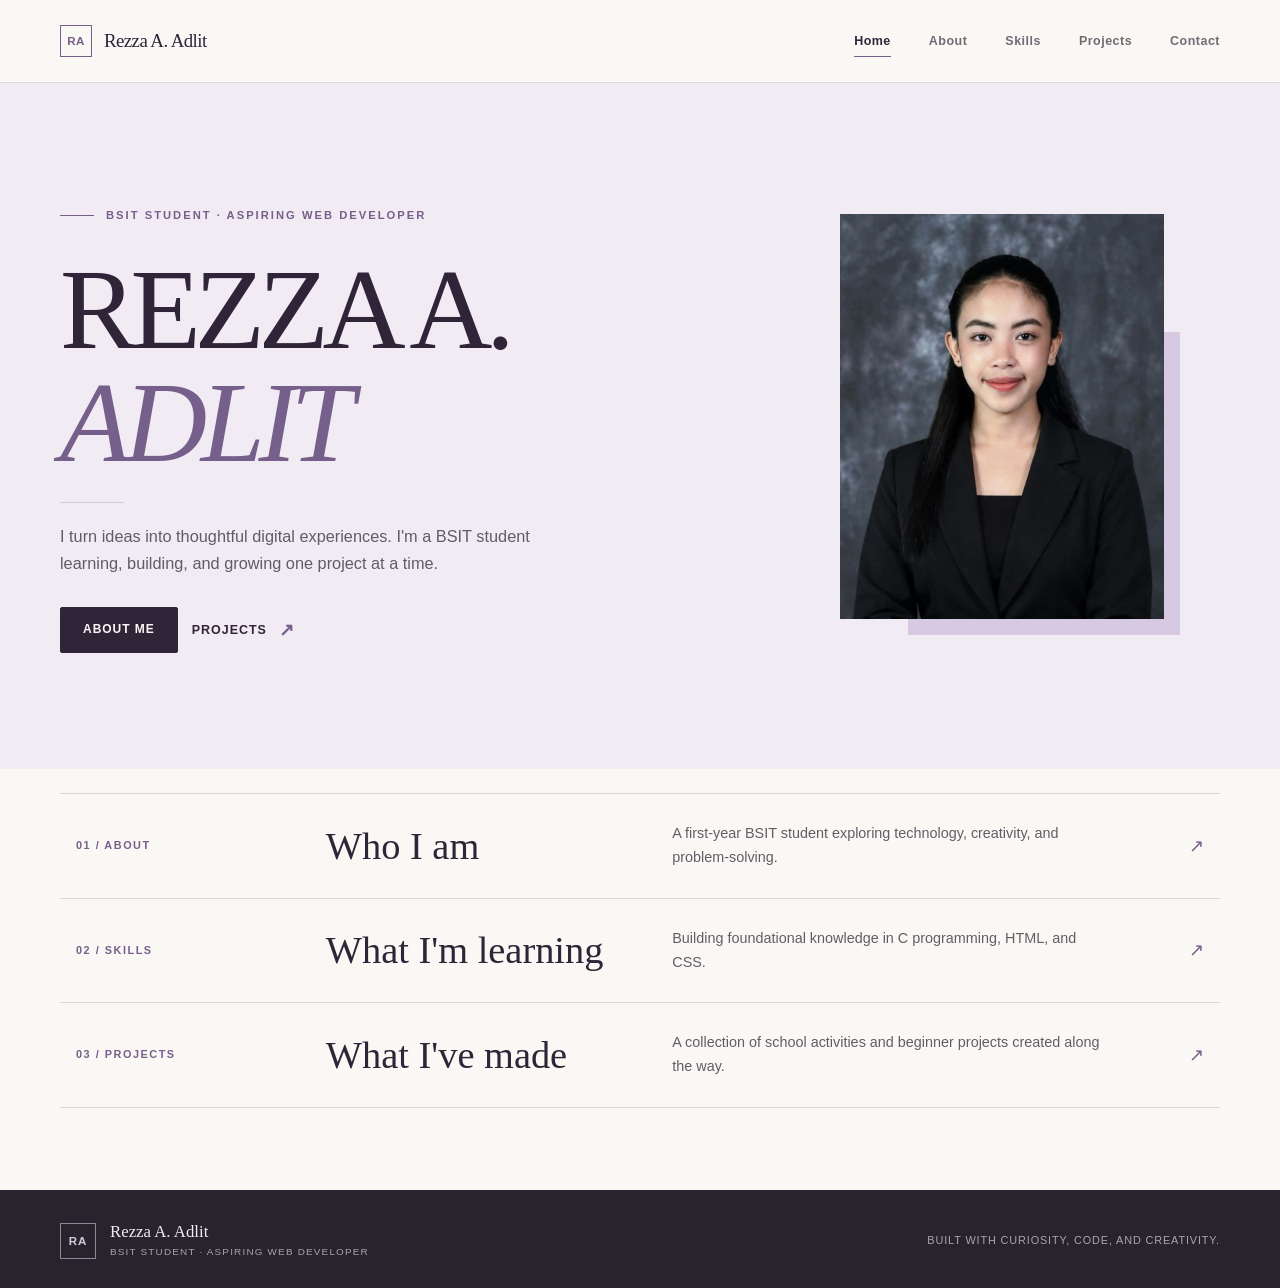
<file: index.html>
<!DOCTYPE html>
<html lang="en">
<head>
  <meta charset="UTF-8">
  <meta name="viewport" content="width=device-width, initial-scale=1.0">
  <meta name="description" content="Rezza A. Adlit is a BSIT student and aspiring web developer.">
  <title>Rezza A. Adlit — Portfolio</title>
  <link rel="stylesheet" href="css/style.css">
</head>
<body>
  <header class="site-header">
    <nav class="container nav-wrap" aria-label="Main navigation">
      <a class="brand" href="index.html"><span class="brand-mark">RA</span> Rezza A. Adlit</a>
      <div class="nav-links">
        <a href="index.html" aria-current="page">Home</a><a href="pages/about.html">About</a><a href="pages/skills.html">Skills</a><a href="pages/projects.html">Projects</a><a href="pages/contact.html">Contact</a>
      </div>
    </nav>
  </header>

  <main>
    <section class="home-hero">
      <div class="container hero-grid">
        <div class="hero-copy">
          <p class="hero-kicker">BSIT Student · Aspiring Web Developer</p>
          <h1 class="display hero-name">REZZA A.<span>ADLIT</span></h1>
          <hr class="hero-rule">
          <p class="hero-description">I turn ideas into thoughtful digital experiences. I'm a BSIT student learning, building, and growing one project at a time.</p>
          <div class="button-row">
            <a class="button" href="pages/about.html">About me</a>
            <a class="text-link" href="pages/projects.html">Projects</a>
          </div>
        </div>
        <figure class="profile-frame">
          <img src="images/rezza.jpg" alt="Profile photo of Rezza A. Adlit">
        </figure>
      </div>
    </section>
    <section class="home-navigation">
      <nav class="container home-nav-list" aria-label="Explore the portfolio">
        <a class="home-nav-item" href="pages/about.html">
          <span class="home-nav-label">01 / About</span>
          <h2>Who I am</h2>
          <p>A first-year BSIT student exploring technology, creativity, and problem-solving.</p>
          <span class="home-nav-arrow" aria-hidden="true">↗</span>
        </a>
        <a class="home-nav-item" href="pages/skills.html">
          <span class="home-nav-label">02 / Skills</span>
          <h2>What I'm learning</h2>
          <p>Building foundational knowledge in C programming, HTML, and CSS.</p>
          <span class="home-nav-arrow" aria-hidden="true">↗</span>
        </a>
        <a class="home-nav-item" href="pages/projects.html">
          <span class="home-nav-label">03 / Projects</span>
          <h2>What I've made</h2>
          <p>A collection of school activities and beginner projects created along the way.</p>
          <span class="home-nav-arrow" aria-hidden="true">↗</span>
        </a>
      </nav>
    </section>
  </main>

  <footer class="site-footer">
    <div class="container footer-inner">
      <div class="footer-brand">
        <span class="footer-mark">RA</span>
        <div class="footer-copy">
          <span class="footer-name">Rezza A. Adlit</span>
          <small>BSIT student · aspiring web developer</small>
        </div>
      </div>
      <span class="footer-note">Built with curiosity, code, and creativity.</span>
    </div>
  </footer>
</body>
</html>
</file>
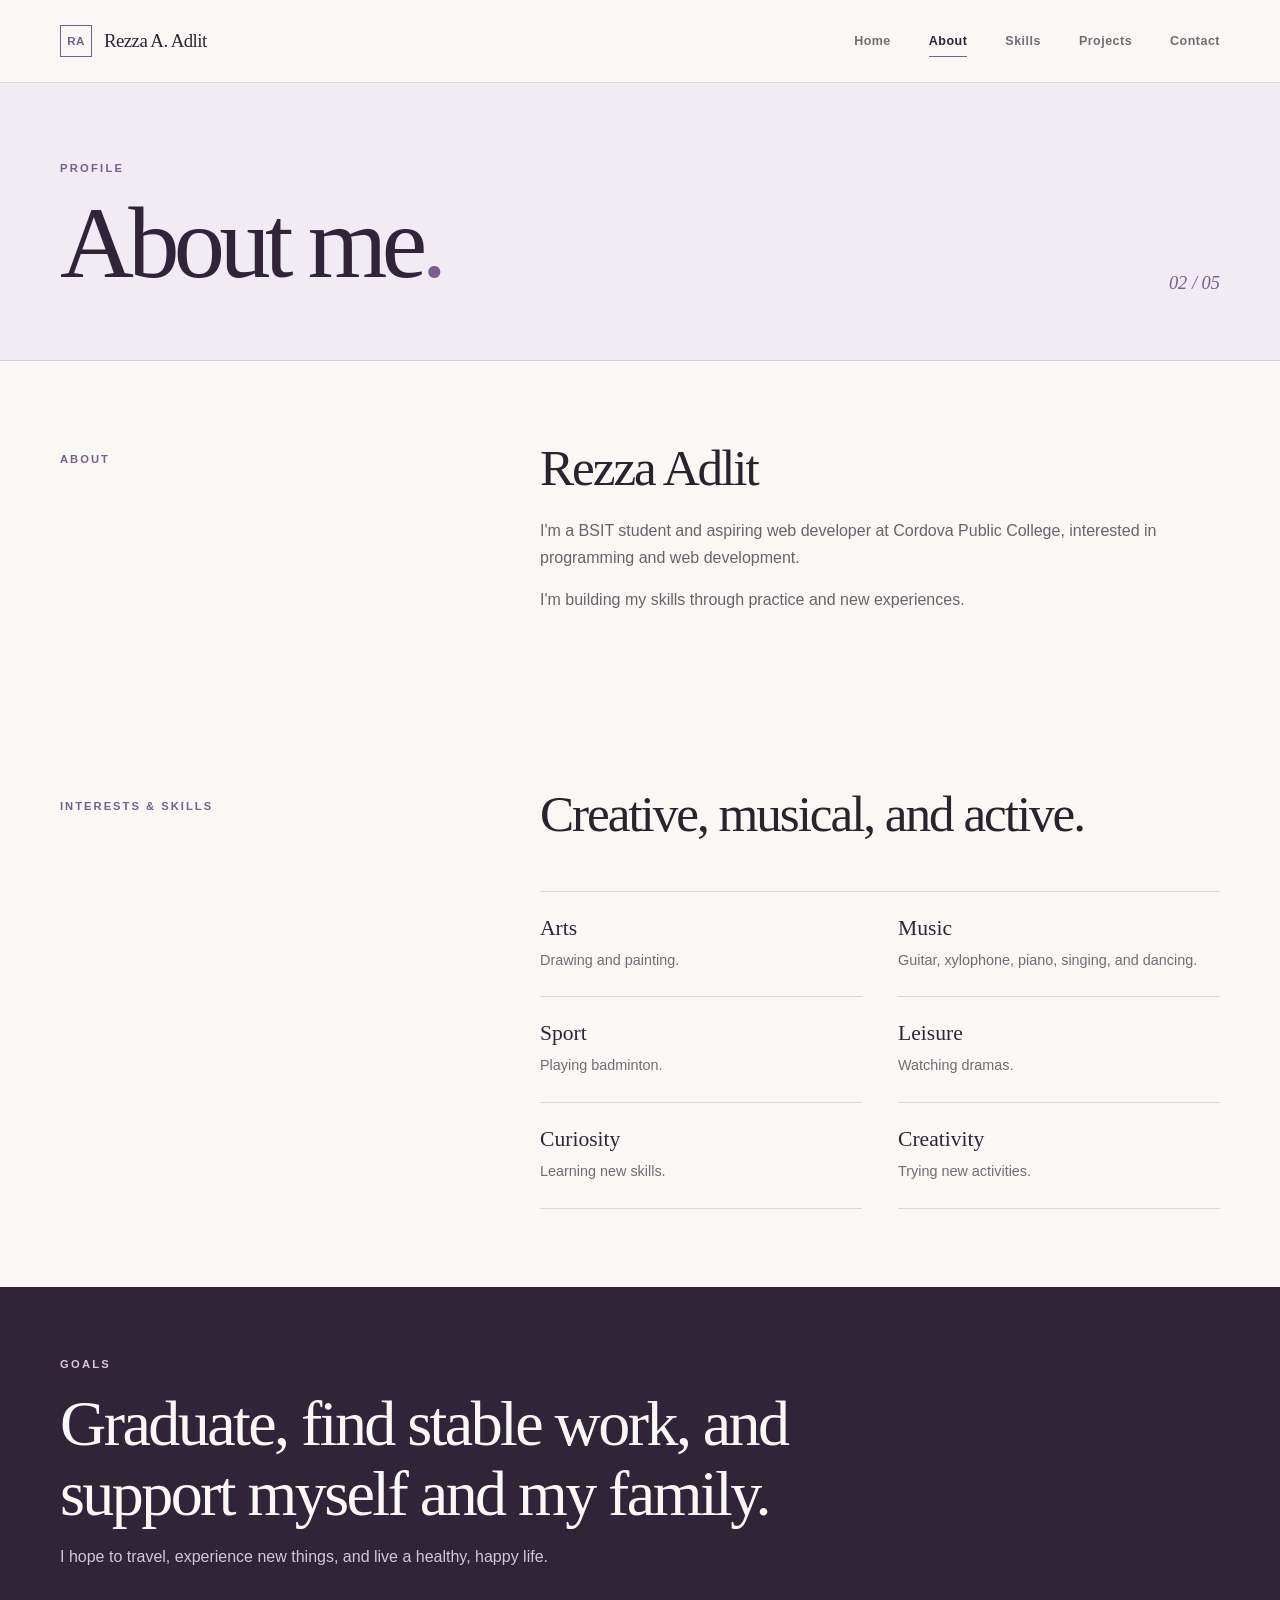
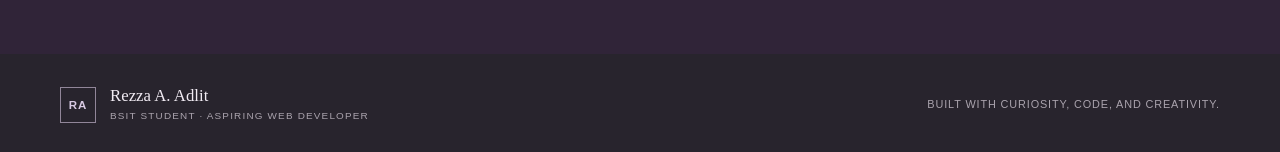
<file: pages/about.html>
<!DOCTYPE html>
<html lang="en">
<head>
  <meta charset="UTF-8">
  <meta name="viewport" content="width=device-width, initial-scale=1.0">
  <meta name="description" content="Rezza Adlit studies BSIT at Cordova Public College and is interested in web development, art, music, and badminton.">
  <title>About — Rezza A. Adlit</title>
  <link rel="stylesheet" href="../css/style.css">
</head>
<body>
  <header class="site-header">
    <nav class="container nav-wrap" aria-label="Main navigation">
      <a class="brand" href="../index.html"><span class="brand-mark">RA</span> Rezza A. Adlit</a>
      <div class="nav-links">
        <a href="../index.html">Home</a>
        <a href="about.html" aria-current="page">About</a>
        <a href="skills.html">Skills</a>
        <a href="projects.html">Projects</a>
        <a href="contact.html">Contact</a>
      </div>
    </nav>
  </header>

  <main>
    <section class="page-hero">
      <div class="container page-hero-grid">
        <div>
          <p class="eyebrow">Profile</p>
          <h1 class="display page-title">About me<span style="color:var(--violet)">.</span></h1>
        </div>
        <span class="page-number">02 / 05</span>
      </div>
    </section>

    <section class="content-section">
      <div class="container about-layout">
        <p class="side-label">About</p>
        <div class="about-main">
          <h2>Rezza Adlit</h2>
          <p>I'm a BSIT student and aspiring web developer at Cordova Public College, interested in programming and web development.</p>
          <p>I'm building my skills through practice and new experiences.</p>
        </div>
      </div>
    </section>

    <section class="content-section">
      <div class="container about-layout">
        <p class="side-label">Interests &amp; skills</p>
        <div class="about-main">
          <h2>Creative, musical, and active.</h2>
          <div class="detail-grid">
            <div class="detail-item">
              <h3>Arts</h3>
              <p>Drawing and painting.</p>
            </div>
            <div class="detail-item">
              <h3>Music</h3>
              <p>Guitar, xylophone, piano, singing, and dancing.</p>
            </div>
            <div class="detail-item">
              <h3>Sport</h3>
              <p>Playing badminton.</p>
            </div>
            <div class="detail-item">
              <h3>Leisure</h3>
              <p>Watching dramas.</p>
            </div>
            <div class="detail-item">
              <h3>Curiosity</h3>
              <p>Learning new skills.</p>
            </div>
            <div class="detail-item">
              <h3>Creativity</h3>
              <p>Trying new activities.</p>
            </div>
          </div>
        </div>
      </div>
    </section>

    <section class="dark-band">
      <div class="container">
        <p class="eyebrow">Goals</p>
        <h2>Graduate, find stable work, and support myself and my family.</h2>
        <p>I hope to travel, experience new things, and live a healthy, happy life.</p>
      </div>
    </section>
  </main>

  <footer class="site-footer">
    <div class="container footer-inner">
      <div class="footer-brand">
        <span class="footer-mark">RA</span>
        <div class="footer-copy">
          <span class="footer-name">Rezza A. Adlit</span>
          <small>BSIT student · aspiring web developer</small>
        </div>
      </div>
      <span class="footer-note">Built with curiosity, code, and creativity.</span>
    </div>
  </footer>
</body>
</html>
</file>
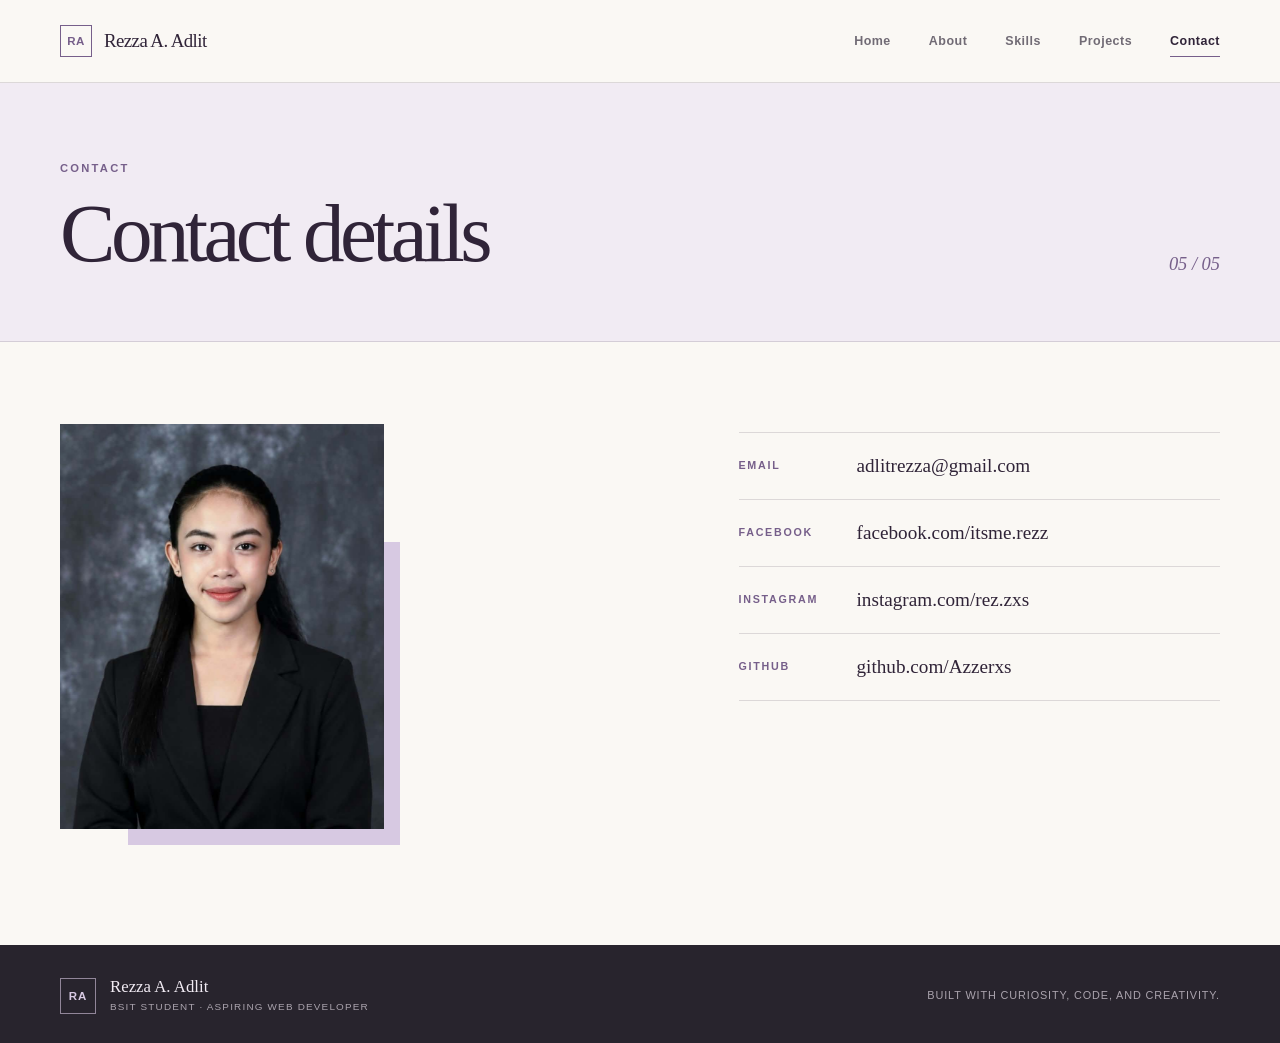
<file: pages/contact.html>
<!DOCTYPE html>
<html lang="en">
<head><meta charset="UTF-8"><meta name="viewport" content="width=device-width, initial-scale=1.0">
<meta name="description" content="Email and social contact links for Rezza A. Adlit.">
<title>Contact — Rezza A. Adlit</title><link rel="stylesheet" href="../css/style.css"></head>
<body>
<header class="site-header"><nav class="container nav-wrap" aria-label="Main navigation">
<a class="brand" href="../index.html"><span class="brand-mark">RA</span> Rezza A. Adlit</a>
<div class="nav-links"><a href="../index.html">Home</a><a href="about.html">About</a><a href="skills.html">Skills</a><a href="projects.html">Projects</a><a href="contact.html" aria-current="page">Contact</a></div>
</nav></header>
<main>
<section class="page-hero"><div class="container page-hero-grid"><div><p class="eyebrow">Contact</p><h1 class="display page-title contact-page-title">Contact details</h1></div><span class="page-number">05 / 05</span></div></section>
<section class="contact-section"><div class="container contact-layout">
<figure class="profile-frame contact-profile"><img src="../images/rezza.jpg" alt="Profile photo of Rezza A. Adlit"></figure>
<div class="contact-details">
<div class="contact-row"><span>Email</span><a href="mailto:adlitrezza@gmail.com">adlitrezza@gmail.com</a></div>
<div class="contact-row"><span>Facebook</span><a href="https://www.facebook.com/itsme.rezz" target="_blank" rel="noopener noreferrer">facebook.com/itsme.rezz</a></div>
<div class="contact-row"><span>Instagram</span><a href="https://www.instagram.com/rez.zxs?psln=Nnkwbjg3M3lzbmJs" target="_blank" rel="noopener noreferrer">instagram.com/rez.zxs</a></div>
<div class="contact-row"><span>GitHub</span><a href="https://github.com/Azzerxs" target="_blank" rel="noopener noreferrer">github.com/Azzerxs</a></div>
</div>
</div></section>
</main>
<footer class="site-footer">
<div class="container footer-inner">
  <div class="footer-brand">
    <span class="footer-mark">RA</span>
    <div class="footer-copy">
      <span class="footer-name">Rezza A. Adlit</span>
      <small>BSIT student · aspiring web developer</small>
    </div>
  </div>
  <span class="footer-note">Built with curiosity, code, and creativity.</span>
</div>
</footer>
</body></html>
</file>
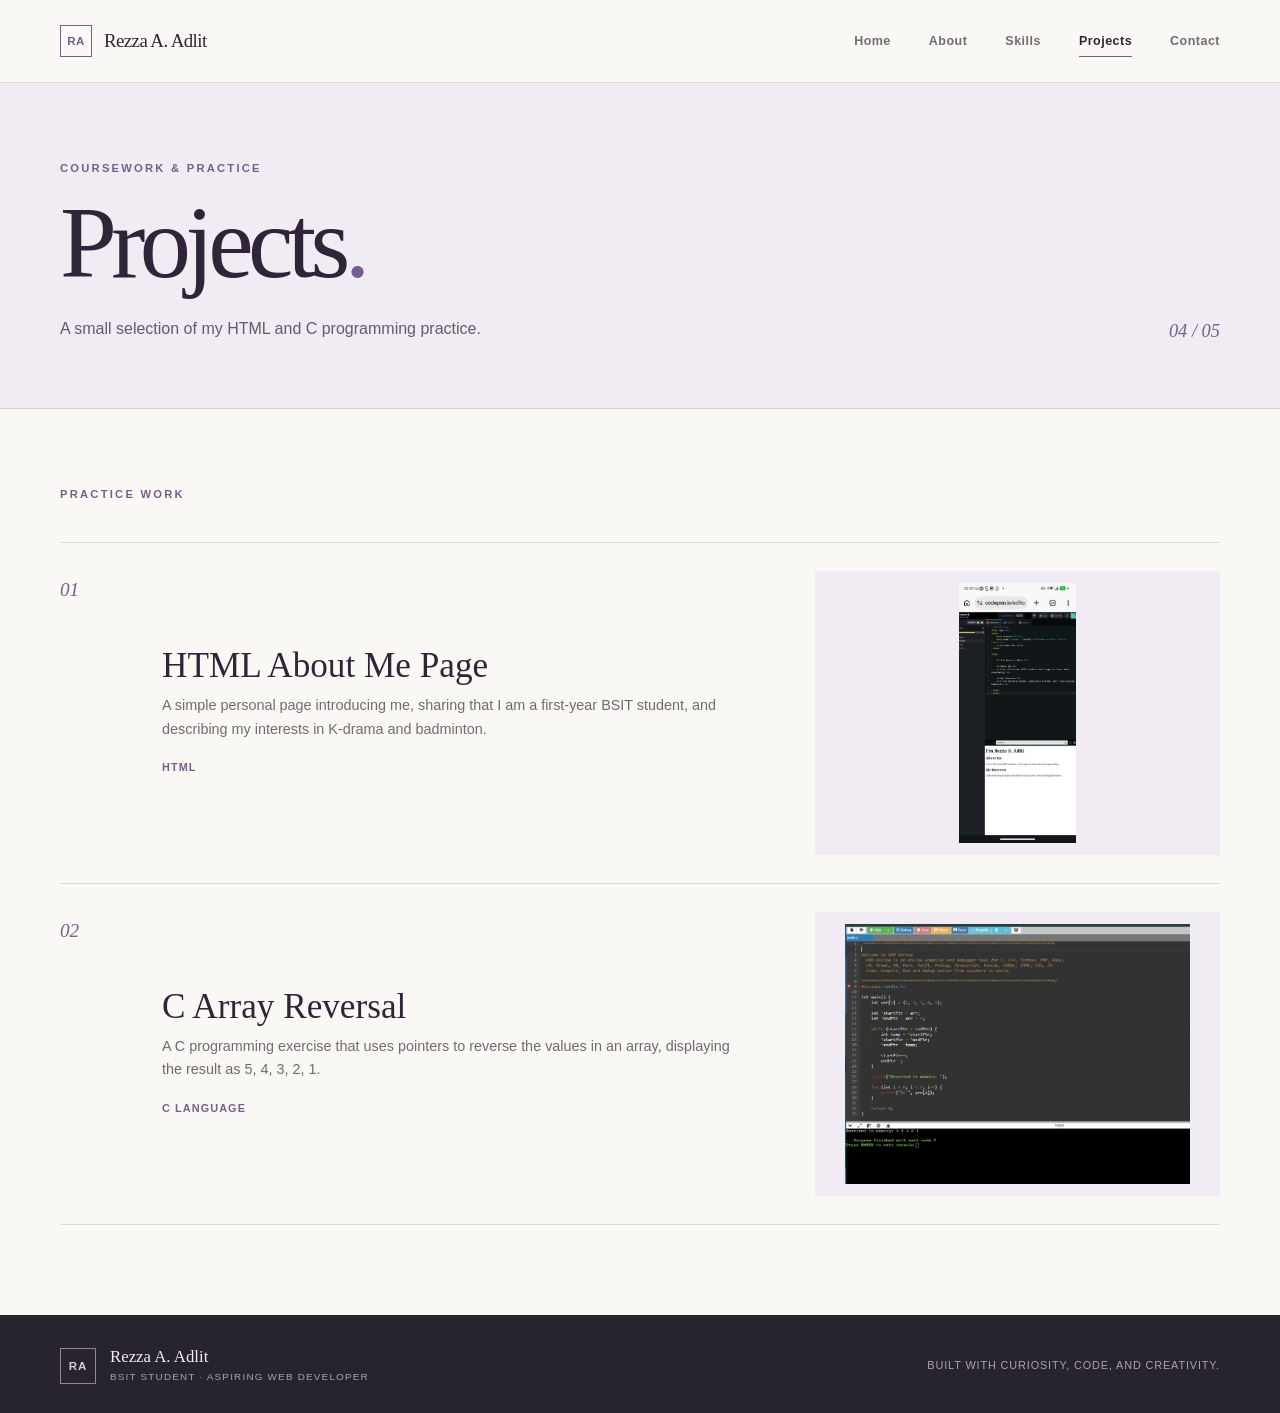
<file: pages/projects.html>
<!DOCTYPE html>
<html lang="en">
<head><meta charset="UTF-8"><meta name="viewport" content="width=device-width, initial-scale=1.0">
<meta name="description" content="HTML and C programming projects by Rezza A. Adlit.">
<title>Projects — Rezza A. Adlit</title><link rel="stylesheet" href="../css/style.css"></head>
<body>
<header class="site-header"><nav class="container nav-wrap" aria-label="Main navigation">
<a class="brand" href="../index.html"><span class="brand-mark">RA</span> Rezza A. Adlit</a>
<div class="nav-links"><a href="../index.html">Home</a><a href="about.html">About</a><a href="skills.html">Skills</a><a href="projects.html" aria-current="page">Projects</a><a href="contact.html">Contact</a></div>
</nav></header>
<main>
<section class="page-hero"><div class="container page-hero-grid"><div><p class="eyebrow">Coursework & practice</p><h1 class="display page-title">Projects<span style="color:var(--violet)">.</span></h1><p class="page-subtitle">A small selection of my HTML and C programming practice.</p></div><span class="page-number">04 / 05</span></div></section>
<section class="projects-section"><div class="container">
<p class="eyebrow">Practice work</p>
<div class="project-list">
<article class="project-item"><span class="project-number">01</span><div class="project-copy"><h2>HTML About Me Page</h2><p>A simple personal page introducing me, sharing that I am a first-year BSIT student, and describing my interests in K-drama and badminton.</p><span class="tag-line">HTML</span></div><figure class="project-preview"><a href="../images/html.jpg" target="_blank" rel="noopener" aria-label="Open the full-size HTML About Me page screenshot in a new tab"><img src="../images/html.jpg" alt="Screenshot of my HTML About Me page in the CodePen editor and preview"></a></figure></article>
<article class="project-item"><span class="project-number">02</span><div class="project-copy"><h2>C Array Reversal</h2><p>A C programming exercise that uses pointers to reverse the values in an array, displaying the result as 5, 4, 3, 2, 1.</p><span class="tag-line">C Language</span></div><figure class="project-preview"><a href="../images/C.png" target="_blank" rel="noopener" aria-label="Open the full-size C array reversal screenshot in a new tab"><img src="../images/C.png" alt="Screenshot of my C program reversing an array using pointers"></a></figure></article>
</div>
</div></section>
</main>
<footer class="site-footer">
<div class="container footer-inner">
  <div class="footer-brand">
    <span class="footer-mark">RA</span>
    <div class="footer-copy">
      <span class="footer-name">Rezza A. Adlit</span>
      <small>BSIT student · aspiring web developer</small>
    </div>
  </div>
  <span class="footer-note">Built with curiosity, code, and creativity.</span>
</div>
</footer>
</body></html>
</file>
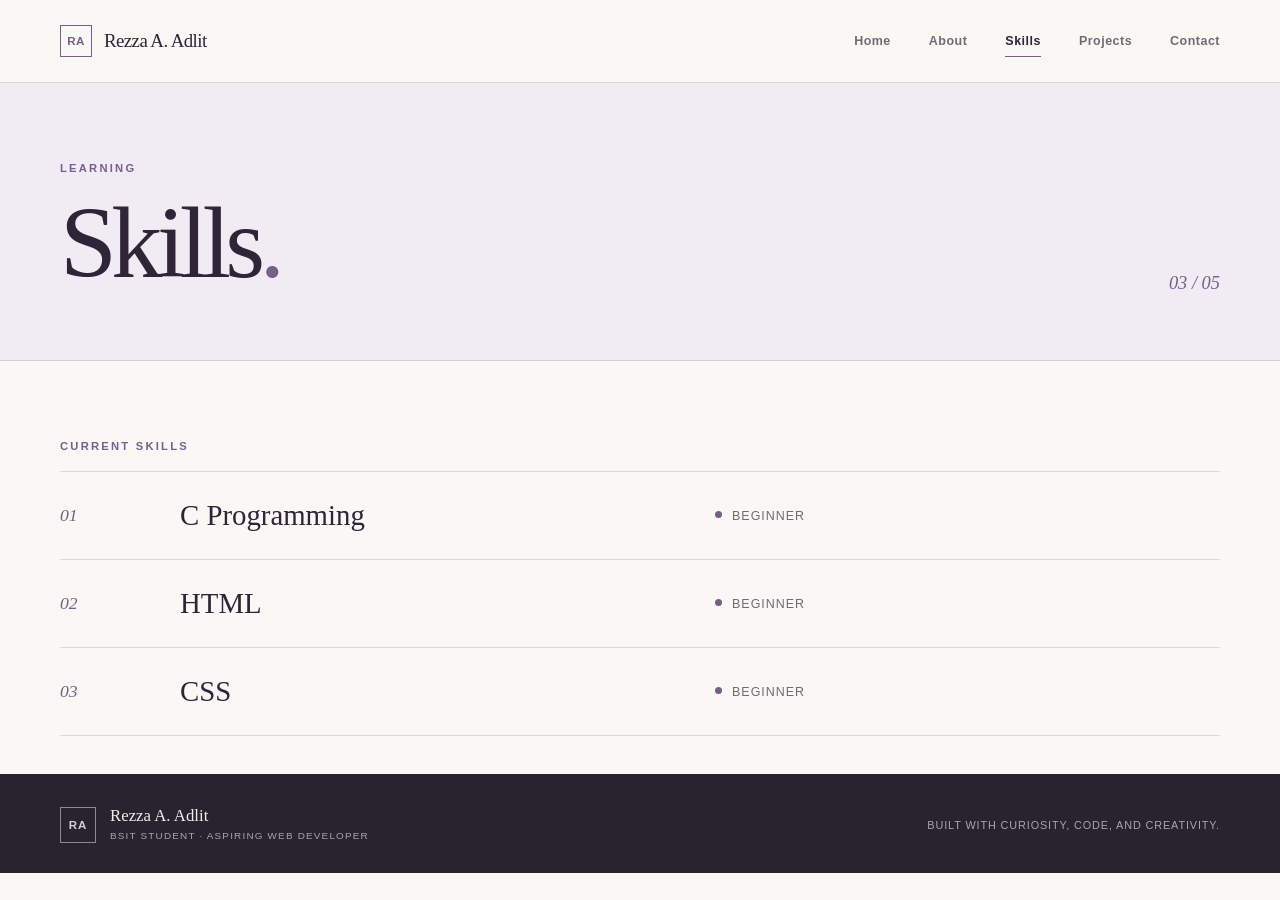
<file: pages/skills.html>
<!DOCTYPE html>
<html lang="en">
<head><meta charset="UTF-8"><meta name="viewport" content="width=device-width, initial-scale=1.0">
<meta name="description" content="Beginner-level C programming, HTML, and CSS skills.">
<title>Skills & Learning — Rezza A. Adlit</title><link rel="stylesheet" href="../css/style.css"></head>
<body>
<header class="site-header"><nav class="container nav-wrap" aria-label="Main navigation">
<a class="brand" href="../index.html"><span class="brand-mark">RA</span> Rezza A. Adlit</a>
<div class="nav-links"><a href="../index.html">Home</a><a href="about.html">About</a><a href="skills.html" aria-current="page">Skills</a><a href="projects.html">Projects</a><a href="contact.html">Contact</a></div>
</nav></header>
<main>
<section class="page-hero"><div class="container page-hero-grid"><div><p class="eyebrow">Learning</p><h1 class="display page-title">Skills<span style="color:var(--violet)">.</span></h1></div><span class="page-number">03 / 05</span></div></section>
<section class="skills-intro"><div class="container">
<p class="eyebrow">Current skills</p>
<div class="skill-list">
<div class="skill-row"><span class="skill-no">01</span><h3>C Programming</h3><span class="skill-level"><span></span>Beginner</span></div>
<div class="skill-row"><span class="skill-no">02</span><h3>HTML</h3><span class="skill-level"><span></span>Beginner</span></div>
<div class="skill-row"><span class="skill-no">03</span><h3>CSS</h3><span class="skill-level"><span></span>Beginner</span></div>
</div>
</div></section>
</main>
<footer class="site-footer">
<div class="container footer-inner">
  <div class="footer-brand">
    <span class="footer-mark">RA</span>
    <div class="footer-copy">
      <span class="footer-name">Rezza A. Adlit</span>
      <small>BSIT student · aspiring web developer</small>
    </div>
  </div>
  <span class="footer-note">Built with curiosity, code, and creativity.</span>
</div>
</footer>
</body></html>
</file>
<file: css/style.css>
:root {
  --plum: #302438;
  --plum-soft: #493a52;
  --violet: #765f8a;
  --lavender: #d7c9e2;
  --cream: #f1ebf3;
  --paper: #faf8f4;
  --charcoal: #28242d;
  --muted: #716b75;
  --line: rgba(48, 36, 56, .15);
  --line-light: rgba(250, 248, 244, .2);
  --serif: Georgia, "Times New Roman", serif;
  --sans: "Avenir Next", Avenir, "Segoe UI", sans-serif;
  --page-width: 1160px;
}

* { box-sizing: border-box; }
body {
  margin: 0;
  color: var(--charcoal);
  background: var(--paper);
  font-family: var(--sans);
  line-height: 1.65;
  -webkit-font-smoothing: antialiased;
}
a { color: inherit; text-decoration: none; }
a:hover { color: var(--violet); }
a:focus-visible { outline: 2px solid var(--violet); outline-offset: 4px; }
img { display: block; max-width: 100%; }
.container { width: min(var(--page-width), calc(100% - 64px)); margin-inline: auto; }
.eyebrow {
  margin: 0 0 16px;
  color: var(--violet);
  font-size: .7rem;
  font-weight: 700;
  letter-spacing: .2em;
  text-transform: uppercase;
}
.display {
  margin: 0;
  font-family: var(--serif);
  font-weight: 400;
  letter-spacing: -.055em;
  line-height: .98;
}
.section-heading {
  max-width: 680px;
  margin: 0;
  font: 400 clamp(2.4rem, 5vw, 4.5rem)/1.04 var(--serif);
  letter-spacing: -.045em;
}
.lead { color: #625c66; font-size: 1.08rem; max-width: 620px; }
.rule { height: 1px; background: var(--line); border: 0; margin: 0; }

/* Header and navigation */
.site-header {
  background: var(--paper);
  border-bottom: 1px solid var(--line);
}
.nav-wrap {
  min-height: 82px;
  display: flex;
  align-items: center;
  justify-content: space-between;
  gap: 28px;
}
.brand {
  display: inline-flex;
  align-items: center;
  gap: 12px;
  color: var(--plum);
  font-family: var(--serif);
  font-size: 1.18rem;
  letter-spacing: -.03em;
  white-space: nowrap;
}
.brand-mark {
  width: 32px; height: 32px;
  display: grid; place-items: center;
  border: 1px solid var(--violet);
  color: var(--violet);
  font: 600 .72rem var(--sans);
  letter-spacing: .04em;
}
.nav-links { display: flex; align-items: center; gap: clamp(18px, 3vw, 38px); }
.nav-links a {
  position: relative;
  padding: 8px 0;
  color: var(--muted);
  font-size: .78rem;
  font-weight: 650;
  letter-spacing: .04em;
}
.nav-links a::after {
  position: absolute; left: 0; right: 0; bottom: 2px;
  height: 1px; background: var(--violet); content: "";
  transform: scaleX(0); transform-origin: left;
}
.nav-links a:hover::after, .nav-links a[aria-current="page"]::after { transform: scaleX(1); }
.nav-links a[aria-current="page"] { color: var(--plum); }

/* Buttons and small labels */
.button-row { display: flex; flex-wrap: wrap; align-items: center; gap: 14px; margin-top: 30px; }
.button {
  display: inline-flex; align-items: center; justify-content: center;
  min-height: 46px; padding: 0 22px;
  border: 1px solid var(--plum);
  border-radius: 2px;
  background: var(--plum); color: var(--paper);
  font-size: .75rem; font-weight: 700; letter-spacing: .08em;
  text-transform: uppercase;
}
.button:hover { background: var(--plum-soft); color: var(--paper); }
.button.secondary { background: transparent; color: var(--plum); border-color: var(--line); }
.button.secondary:hover { background: var(--cream); border-color: var(--violet); }
.text-link {
  display: inline-flex; align-items: center; gap: 12px;
  color: var(--plum); font-size: .78rem; font-weight: 700;
  letter-spacing: .08em; text-transform: uppercase;
}
.text-link::after { content: "\2197"; color: var(--violet); font-size: 1.1rem; }

/* Home */
.home-hero {
  padding: 88px 0 92px;
  background: var(--cream);
}
.hero-grid { display: grid; grid-template-columns: minmax(0, 1.25fr) minmax(260px, .75fr); align-items: center; gap: clamp(44px, 8vw, 112px); }
.hero-copy { padding-block: 24px; }
.hero-kicker { display: flex; align-items: center; gap: 12px; margin-bottom: 28px; color: var(--violet); font-size: .7rem; font-weight: 700; letter-spacing: .18em; text-transform: uppercase; }
.hero-kicker::before { content: ""; width: 34px; height: 1px; background: var(--violet); }
.hero-name { max-width: 760px; color: var(--plum); font-size: clamp(4rem, 9vw, 8.3rem); }
.hero-name span { display: block; color: var(--violet); font-style: italic; }
.hero-rule { width: 64px; height: 1px; margin: 24px 0 20px; border: 0; background: var(--line); }
.hero-description { max-width: 520px; margin: 0; color: #625c66; font-size: 1.02rem; }
.profile-frame { position: relative; max-width: 340px; margin-left: auto; padding: 0 16px 16px 0; }
.profile-frame::before { position: absolute; z-index: 0; right: 0; bottom: 0; left: 20%; height: 72%; background: var(--lavender); content: ""; }
.profile-frame img { position: relative; z-index: 1; width: 100%; aspect-ratio: 4 / 5; object-fit: cover; background: var(--lavender); }
.image-note { position: relative; z-index: 1; display: flex; justify-content: space-between; gap: 12px; padding-top: 14px; color: var(--muted); font-size: .65rem; letter-spacing: .1em; text-transform: uppercase; }
.home-navigation { padding: 24px 0 82px; background: var(--paper); }
.home-nav-list { border-top: 1px solid var(--line); }
.home-nav-item {
  display: grid;
  grid-template-columns: minmax(120px, .7fr) minmax(180px, 1fr) minmax(260px, 1.5fr) 24px;
  align-items: center;
  gap: 24px;
  padding: 28px 16px;
  border-bottom: 1px solid var(--line);
  color: var(--plum);
}
.home-nav-item:hover { background: var(--cream); color: var(--plum); }
.home-nav-label { color: var(--violet); font-size: .68rem; font-weight: 700; letter-spacing: .14em; text-transform: uppercase; }
.home-nav-item h2 { margin: 0; font: 400 clamp(1.7rem, 3vw, 2.4rem)/1.1 var(--serif); }
.home-nav-item p { max-width: 440px; margin: 0; color: #625c66; font-size: .9rem; }
.home-nav-arrow { justify-self: end; color: var(--violet); font-size: 1.1rem; }
.home-intro { padding: 82px 0; }
.intro-grid { display: grid; grid-template-columns: .7fr 1.3fr; gap: 70px; }
.intro-index { color: var(--violet); font: italic 1.2rem var(--serif); }
.intro-copy { max-width: 700px; }
.intro-copy h2 { margin: 0 0 22px; font: 400 clamp(2rem, 4vw, 3.4rem)/1.12 var(--serif); letter-spacing: -.04em; }
.intro-copy p { max-width: 620px; color: #69636d; }

/* Inner page mastheads */
.page-hero { padding: 76px 0 66px; border-bottom: 1px solid var(--line); background: var(--cream); }
.page-hero-grid { display: grid; grid-template-columns: 1fr auto; align-items: end; gap: 40px; }
.page-title { color: var(--plum); font-size: clamp(3.5rem, 8vw, 6.6rem); }
.page-number { color: var(--violet); font: italic 1.15rem var(--serif); }
.page-subtitle { max-width: 560px; margin: 22px 0 0; color: #625c66; font-size: 1rem; }

/* About */
.content-section { padding: 78px 0; }
.about-layout { display: grid; grid-template-columns: .75fr 1.25fr; gap: 72px; }
.side-label { color: var(--violet); font-size: .7rem; font-weight: 700; letter-spacing: .18em; text-transform: uppercase; }
.about-main h2 { margin: 0 0 22px; font: 400 clamp(2rem, 4vw, 3.5rem)/1.12 var(--serif); letter-spacing: -.04em; }
.about-main p { max-width: 700px; color: #68626c; }
.detail-grid { display: grid; grid-template-columns: repeat(2, 1fr); gap: 0 36px; margin-top: 48px; border-top: 1px solid var(--line); }
.detail-item { padding: 24px 12px 24px 0; border-bottom: 1px solid var(--line); }
.detail-item h3 { margin: 0 0 8px; color: var(--plum); font: 400 1.35rem var(--serif); }
.detail-item p { margin: 0; color: var(--muted); font-size: .9rem; }
.dark-band { padding: 68px 0; background: var(--plum); color: var(--paper); }
.dark-band .eyebrow { color: var(--lavender); }
.dark-band h2 { max-width: 750px; margin: 0; font: 400 clamp(2.2rem, 5vw, 4.2rem)/1.08 var(--serif); letter-spacing: -.04em; }
.dark-band p { max-width: 640px; color: #d1c8d5; }

/* Skills */
.skills-intro { padding: 76px 0 38px; }
.skill-list { border-top: 1px solid var(--line); }
.skill-row { display: grid; grid-template-columns: 90px 1fr 1fr; align-items: center; gap: 30px; padding: 27px 0; border-bottom: 1px solid var(--line); }
.skill-no { color: var(--violet); font: italic 1.1rem var(--serif); }
.skill-row h3 { margin: 0; color: var(--plum); font: 400 1.8rem var(--serif); }
.skill-level { color: var(--muted); font-size: .78rem; letter-spacing: .08em; text-transform: uppercase; }
.skill-level span { display: inline-block; margin-right: 10px; width: 7px; height: 7px; border-radius: 50%; background: var(--violet); vertical-align: 2px; }
.learning-grid { display: grid; grid-template-columns: 1fr 1fr; gap: 60px; margin-top: 76px; }
.learning-panel { padding-top: 22px; border-top: 1px solid var(--plum); }
.learning-panel h2 { margin: 0 0 20px; font: 400 2rem var(--serif); color: var(--plum); }
.learning-panel ul { list-style: none; padding: 0; margin: 0; }
.learning-panel li { padding: 12px 0; border-bottom: 1px solid var(--line); color: #68626c; }
.learning-panel li::before { content: "+"; margin-right: 12px; color: var(--violet); }

/* Projects */
.projects-section { padding: 76px 0 90px; }
.project-list { margin-top: 38px; border-top: 1px solid var(--line); }
.project-item { display: grid; grid-template-columns: 72px minmax(0, 1fr) minmax(190px, .65fr); gap: 30px; align-items: center; padding: 28px 0; border-bottom: 1px solid var(--line); }
.project-number { align-self: start; padding-top: 8px; color: var(--violet); font: italic 1.2rem var(--serif); }
.project-copy h2 { margin: 0 0 8px; color: var(--plum); font: 400 clamp(1.5rem, 3vw, 2.2rem) var(--serif); }
.project-copy p { max-width: 570px; margin: 0 0 12px; color: #706a73; font-size: .9rem; }
.tag-line { color: var(--violet); font-size: .68rem; font-weight: 700; letter-spacing: .1em; text-transform: uppercase; }
.project-preview { display: grid; place-items: center; min-width: 0; margin: 0; padding: 12px; background: var(--cream); }
.project-preview a { display: block; cursor: zoom-in; }
.project-preview img { width: 100%; max-height: 260px; object-fit: contain; }

/* Contact */
.contact-section { padding: 82px 0 100px; }
.contact-layout { display: grid; grid-template-columns: 1.1fr .9fr; gap: 90px; }
.contact-page-title { font-size: clamp(3rem, 7vw, 5.2rem); }
.contact-profile { width: 100%; margin: 0; }
.contact-statement { margin: 0; max-width: 700px; color: var(--plum); font: 400 clamp(2.8rem, 6vw, 5.5rem)/1.02 var(--serif); letter-spacing: -.05em; }
.contact-statement em { color: var(--violet); font-weight: 400; }
.contact-details { padding-top: 8px; }
.contact-row { display: grid; grid-template-columns: 100px minmax(0, 1fr); align-items: center; gap: 18px; padding: 22px 0; border-top: 1px solid var(--line); }
.contact-row:last-child { border-bottom: 1px solid var(--line); }
.contact-row span { display: block; color: var(--violet); font-size: .67rem; font-weight: 700; letter-spacing: .16em; text-transform: uppercase; }
.contact-row a, .contact-row p { margin: 0; color: var(--plum); font: 400 1.2rem var(--serif); overflow-wrap: anywhere; }
.contact-row a { justify-self: start; text-underline-offset: .22em; }
.contact-row a:hover { color: var(--violet); text-decoration: underline; }
.contact-row p { color: #77717b; font: .9rem var(--sans); }

/* Footer */
.site-footer { padding: 32px 0 28px; background: var(--charcoal); color: #e3ebe9; }
.footer-inner { display: flex; align-items: center; justify-content: space-between; gap: 20px; }
.footer-brand { display: flex; align-items: center; gap: 14px; }
.footer-mark {
  display: grid; place-items: center; width: 36px; height: 36px;
  border: 1px solid rgba(215, 201, 226, .6); color: var(--lavender);
  font: 600 .72rem var(--sans); letter-spacing: .08em;
}
.footer-copy { display: flex; flex-direction: column; gap: 2px; }
.footer-name { color: var(--cream); font: 1.05rem var(--serif); }
.footer-copy small {
  color: #aaa3ad; font-size: .62rem; letter-spacing: .12em; text-transform: uppercase;
}
.footer-note { color: #aaa3ad; font-size: .68rem; letter-spacing: .08em; text-transform: uppercase; text-align: right; }

/* Responsive layouts */
@media (max-width: 800px) {
  .container { width: min(100% - 42px, var(--page-width)); }
  .nav-wrap { min-height: auto; padding: 20px 0; align-items: flex-start; flex-direction: column; gap: 14px; }
  .nav-links { width: 100%; flex-wrap: wrap; gap: 6px 8px; }
  .nav-links a { font-size: .72rem; }
  .hero-grid, .about-layout, .contact-layout { grid-template-columns: 1fr; }
  .hero-grid { gap: 48px; }
  .profile-frame { margin: 0 auto; width: min(100%, 340px); }
  .home-nav-item { grid-template-columns: minmax(100px, .45fr) minmax(0, 1fr) 24px; gap: 12px 18px; }
  .home-nav-item p { grid-column: 2; grid-row: 2; }
  .home-nav-arrow { grid-column: 3; grid-row: 1; }
  .intro-grid { grid-template-columns: 1fr; gap: 20px; }
  .page-hero-grid { grid-template-columns: 1fr; gap: 18px; }
  .page-number { display: none; }
  .about-layout { gap: 28px; }
  .contact-layout { gap: 50px; }
}
@media (max-width: 600px) {
  .container { width: calc(100% - 36px); }
  .home-hero { padding: 58px 0 68px; }
  .hero-name { font-size: clamp(3.5rem, 16vw, 5.3rem); }
  .hero-description { font-size: .94rem; }
  .home-navigation { padding: 16px 0 58px; }
  .home-nav-item { grid-template-columns: minmax(0, 1fr) 24px; gap: 8px 16px; padding: 22px 4px; }
  .home-nav-label, .home-nav-item h2, .home-nav-item p { grid-column: 1; }
  .home-nav-item p { grid-row: auto; }
  .home-nav-arrow { grid-column: 2; grid-row: 1 / span 2; }
  .home-intro, .content-section, .contact-section { padding: 58px 0; }
  .page-hero { padding: 58px 0 48px; }
  .page-title { font-size: clamp(3.1rem, 15vw, 4.6rem); }
  .page-title.contact-page-title { font-size: clamp(2.6rem, 11vw, 3.8rem); }
  .detail-grid, .learning-grid { grid-template-columns: 1fr; gap: 0; }
  .learning-grid { gap: 38px; margin-top: 54px; }
  .contact-row { grid-template-columns: 76px minmax(0, 1fr); gap: 12px; }
  .skill-row { grid-template-columns: 34px 1fr; gap: 8px 16px; }
  .skill-level { grid-column: 2; }
  .project-item { grid-template-columns: 34px 1fr; gap: 12px; }
  .project-preview { grid-column: 2; }
  .footer-inner { align-items: flex-start; flex-direction: column; }
  .footer-note { text-align: left; }
  .button-row { align-items: stretch; flex-direction: column; }
  .button { width: 100%; }
}
</file>
